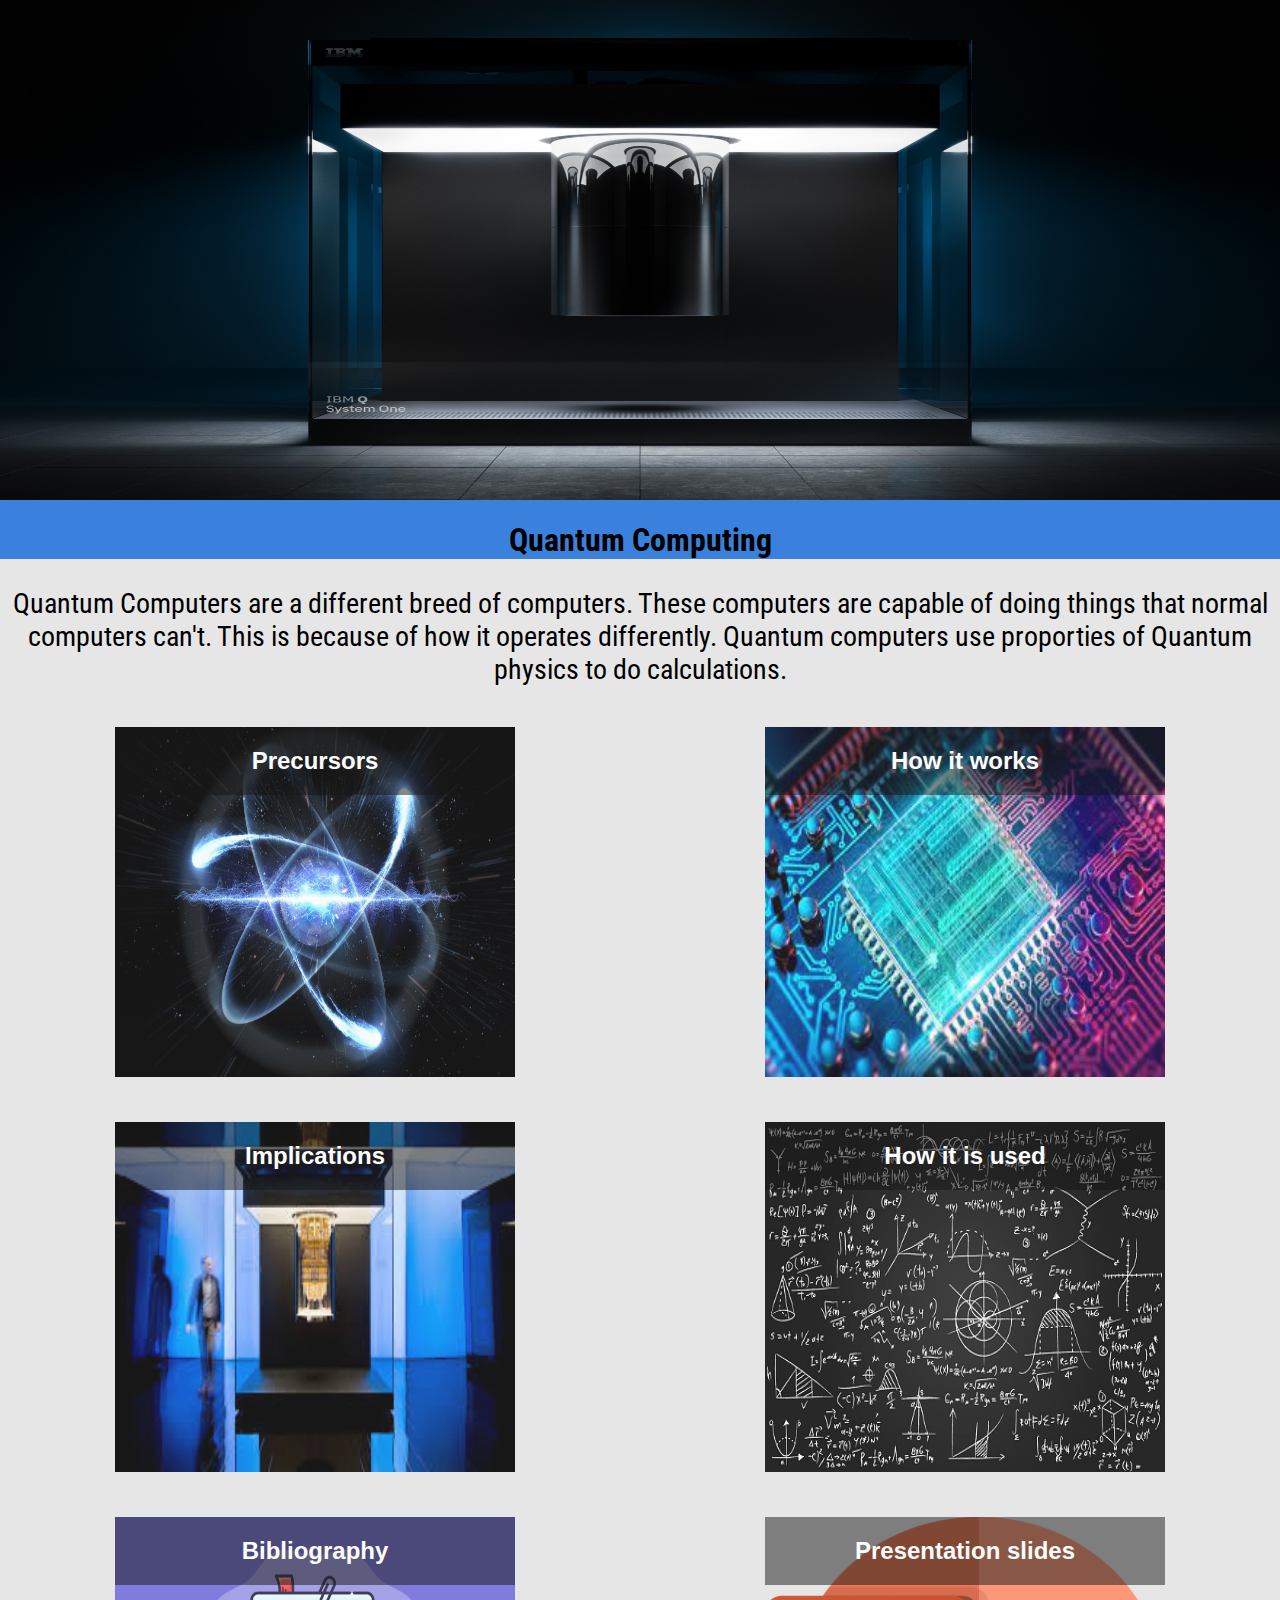
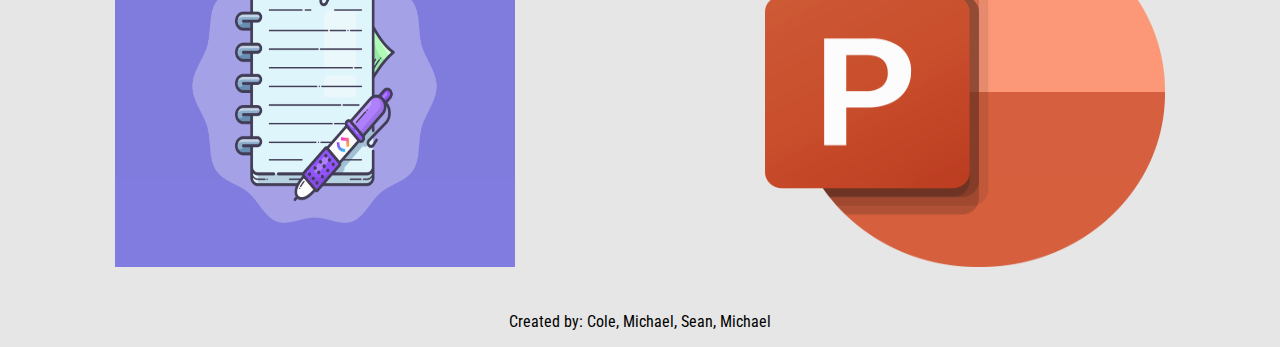
<file: index.html>
<!DOCTYPE html>
<html lang="en">
<head>
	<title>Quantum Computers</title>
	<meta charset="utf-8">
    <link rel="stylesheet" href="css/styles.css">
<link rel="preconnect" href="https://fonts.googleapis.com">
<link rel="preconnect" href="https://fonts.gstatic.com" crossorigin>
<link href="https://fonts.googleapis.com/css2?family=Roboto+Condensed:wght@400;700&display=swap" rel="stylesheet">
</head>
<body>

		<header><img src = "images/IBM-Q-System-One.jpg" alt = "IBM Q System One" width = "100%" height = "500px">
		<h1>Quantum Computing</h1>
		</header>
		<main>
		
		<p>Quantum Computers are a different breed of computers. These computers are capable of doing things that normal computers can't. This is because of how it operates differently. Quantum computers use proporties of Quantum physics to do calculations. </p>
		<div class="grid">
                
                <figure class="frame">
                        <a href = "precursors.html"><img src="images/atom.jpg" alt="" width = "400" height = "350"></a>
                        <figcaption class="pic-text">Precursors</figcaption>
                </figure>
                
                <figure class="frame">
                        <a href="conclusion.html"><img src="images/computer-chip.jpg" alt="" width = "400" height = "350"></a>
                        <figcaption class="pic-text">How it works</figcaption>
                </figure>
                
                <figure class="frame">
                        <a href="implications.html"><img src="images/implications.jpg" alt="" width = "400" height = "350"></a>
                        <figcaption class="pic-text">Implications</figcaption>
                </figure>
				
				<figure class="frame">
                        <a href="Companies.html"><img src="images/math.jpg" alt="math" width = "400" height = "350"></a>
                        <figcaption class="pic-text">How it is used</figcaption>
                </figure>
				
				<figure class="frame">
                        <a href="bibliography.html"><img src="images/note-taking.png" alt="notepad" width = "400" height = "350"></a>
                        <figcaption class="pic-text">Bibliography</figcaption>
                </figure>
            
				<figure class = "frame">
						<a href  = "presentation.html"><img src = "images/powerpoint.png" alt = "powerpoint" width = "400" height = "350"></a>
						<figcaption class = "pic-text"> Presentation slides</figcaption>
				<figure>
			
            </div>
		</main>
		
		<footer>
		<p>Created by: Cole, Michael, Sean, Michael</p>
		</footer>
	
	
	
</body>
</html>
</file>
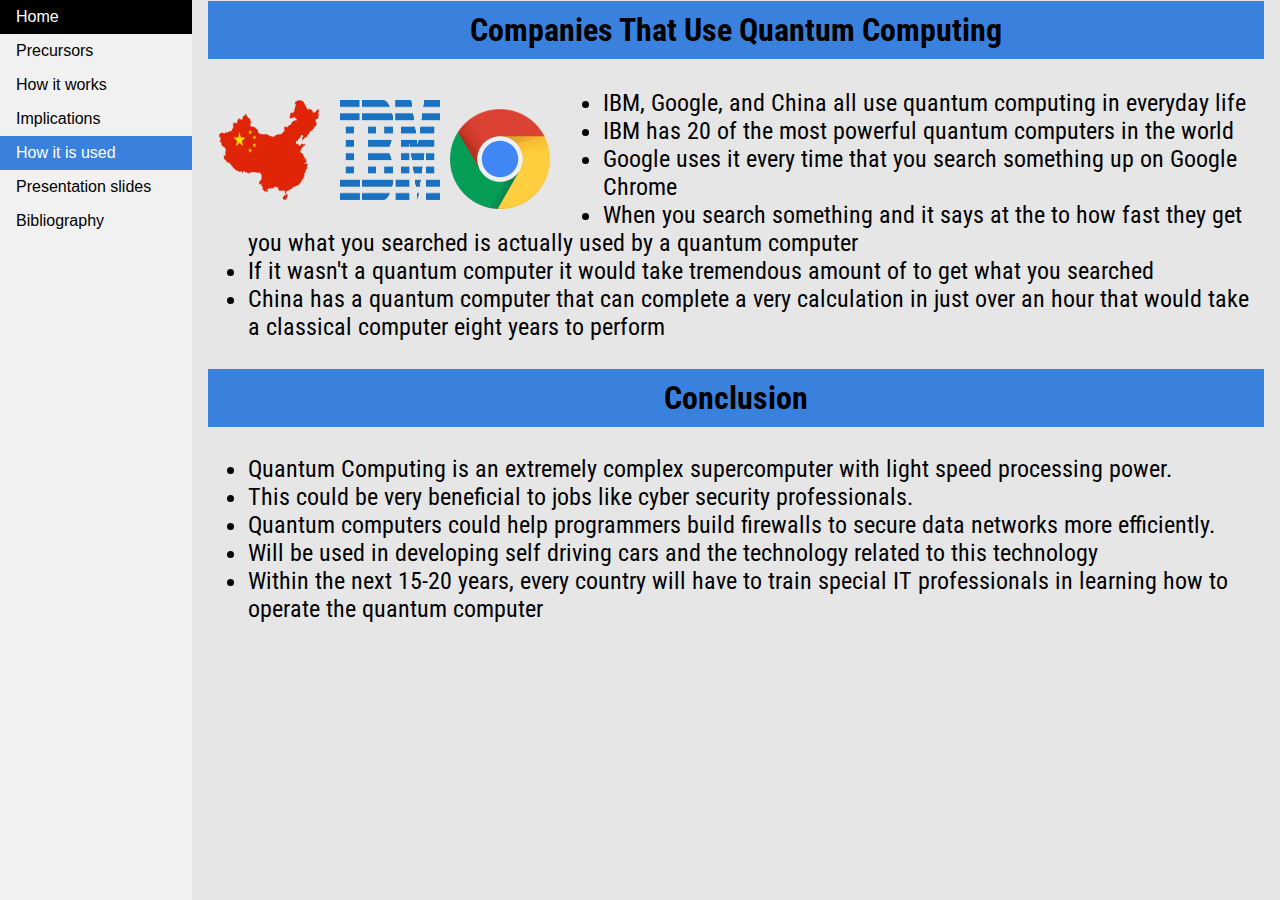
<file: Companies.html>
<!DOCTYPE html>

<html lang="en">
<html>
<head>
<title>Quantum Computers: How it is used</title>
<meta charset="utf-8">
    <link rel="stylesheet" href="css/styles.css">
<link rel="preconnect" href="https://fonts.googleapis.com">
<link rel="preconnect" href="https://fonts.gstatic.com" crossorigin>
<link href="https://fonts.googleapis.com/css2?family=Roboto+Condensed:wght@400;700&display=swap" rel="stylesheet">
<style>
body {
  margin: 0;
  background-color:#e6e6e6;
}

nav ul {
  list-style-type: none;
  margin: 0;
  padding: 0;
  width: 15%;
  background-color: #f1f1f1;
  position: fixed;
  height: 100%;
  overflow: auto;
}

nav li a {
  display: block;
  color: #000;
  padding: 8px 16px;
  text-decoration: none;
}

nav li{
font-family: Verdana, Arial, sans-serif;
}

nav li a.active {
  background-color: #3a81de;
  color: white;
}

nav li a:hover:not(.active) {
  background-color: #000000;
  color: white;
}

main h1{
display: block;
background-color: #3a81de;
padding: 10px;
text-align: center;
margin: 0;
}
</style>
</head>
<body>
<nav>
<ul>
<li><a href = "index.html">Home</a></li>
<li><a href = "precursors.html">Precursors</a></li>
<li><a href = "conclusion.html">How it works</a></li>
<li><a href = "implications.html">Implications</a></li>
<li><a href = "Companies.html" class = "active">How it is used</a></li>
<li><a href  = "presentation.html">Presentation slides</a></li>
<li><a href = "bibliography.html"> Bibliography</a></li>
</ul>
</nav>
<main>
<div id = "precursors" style="margin-left:15%;padding:1px 16px;">
  <div id = "history">
  <h1><!--place you title here-->Companies That Use Quantum Computing</h1>
  <p style = "margin-top:30px;"><!-- place your text here-->
 <img src = "images/china.png" width = "100px" height = "100px" style = "margin: 1%;">
 <img src = "images/ibm-logo.png" width = "100px" height = "100px" style = "margin: 1%;">
 <img src = "images/chrome.png" width = "100px" height = "100px:" style = "margin-right: 5%;">
<ul style = "font-family: 'Roboto Condensed', sans-serif;
font-size: 1.5em;">
<li>IBM, Google, and China all use quantum computing in everyday life</li>
<li>IBM has 20 of the most powerful quantum computers in the world</li>
<li>Google uses it every time that you search something up on Google Chrome</li>
<li>When you search something and it says at the to how fast they get you what you searched is actually used by a quantum computer</li>
<li>If it wasn't a quantum computer it would take tremendous amount of to get what you searched</li>
<li>China has a quantum computer that can complete a very calculation in just over an hour that would take a classical computer eight years to perform</li>
</ul>
</p>
<h1>Conclusion</h1>	 
<p> 
<ul style = "font-family: 'Roboto Condensed', sans-serif;
font-size: 1.5em;">
<li>Quantum Computing is an extremely complex supercomputer with light speed processing power.</li>
<li>This could be very beneficial to jobs like cyber security professionals.</li>
<li>Quantum computers could help programmers build firewalls to secure data networks more efficiently.</li>
<li>Will be used in developing self driving cars and the technology related to this technology</li>
<li> Within the next 15-20 years, every country will have to train special IT professionals in learning how to operate the quantum computer</li>
</ul>

</p>
  </div>
</div>
</main>
</body>
</html>
</file>
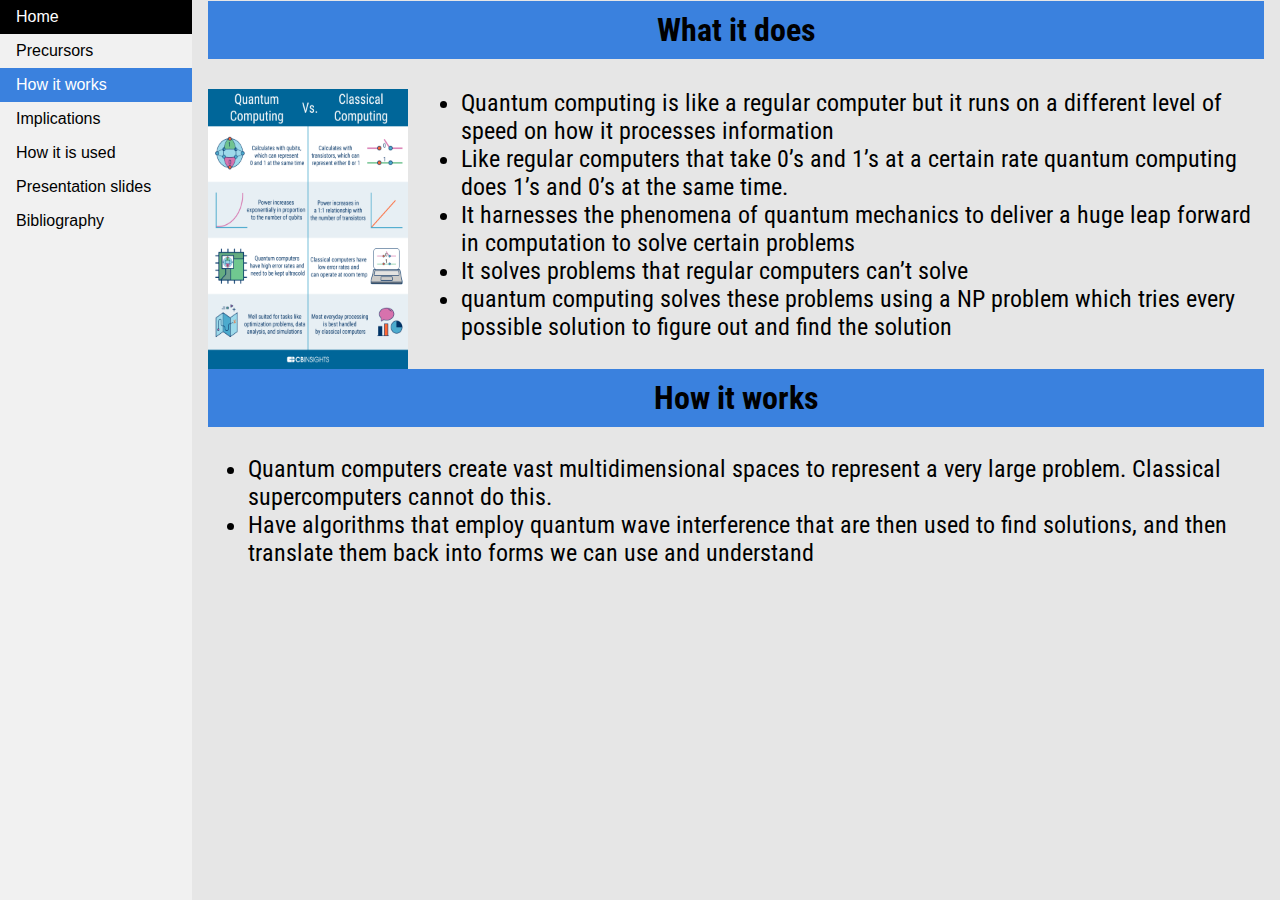
<file: conclusion.html>
<!DOCTYPE html>

<html lang="en">
<html>
<head>
<title>Quantum Computers: <!-- insert title here--></title>
<meta charset="utf-8">
    <link rel="stylesheet" href="css/styles.css">
<link rel="preconnect" href="https://fonts.googleapis.com">
<link rel="preconnect" href="https://fonts.gstatic.com" crossorigin>
<link href="https://fonts.googleapis.com/css2?family=Roboto+Condensed:wght@400;700&display=swap" rel="stylesheet">
<style>
body {
  margin: 0;
  background-color:#e6e6e6;
}

nav ul {
  list-style-type: none;
  margin: 0;
  padding: 0;
  width: 15%;
  background-color: #f1f1f1;
  position: fixed;
  height: 100%;
  overflow: auto;
}

nav li a {
  display: block;
  color: #000;
  padding: 8px 16px;
  text-decoration: none;
}

nav li{
font-family: Verdana, Arial, sans-serif;
}

nav li a.active {
  background-color: #3a81de;
  color: white;
}

nav li a:hover:not(.active) {
  background-color: #000000;
  color: white;
}

main h1{
display: block;
background-color: #3a81de;
padding: 10px;
text-align: center;
margin: 0;
</style>
</head>
<body>
<nav>
<ul>
	<li><a href = "index.html">Home</a></li>
	<li><a href = "precursors.html">Precursors</a></li>
	<li><a href = "conclusion.html" class = "active"> How it works</a></li>
	<li><a href= "implications.html" >Implications</a></li>
	<li><a href = "Companies.html">How it is used</a></li>
	<li><a href = "presentation.html"> Presentation slides</a></li>
	<li><a href = "bibliography.html"> Bibliography</a></li>
</ul>
</nav>
<main>
<div id = "precursors" style="margin-left:15%;padding:1px 16px;">
  <div id = "history">
  <h1><!--place you title here-->What it does</h1>
  <p style = "margin-top:30px;"><!-- place your text here-->
  
<img src = "images/computer-comparison.png" width = "200px" height = "280px" style = " margin-top: 0%; margin-right: 5%; " >
<ul style = "font-family: 'Roboto Condensed', sans-serif;
font-size: 1.5em;">
<li>Quantum computing is like a regular computer but it runs on a different level of speed on how it processes information</li>
<li>Like regular computers that take 0’s and 1’s at a certain rate quantum computing does 1’s and 0’s at the same time.</li> 
<li>It harnesses the phenomena of quantum mechanics to deliver a huge leap forward in computation to solve certain problems</li>
<li>It solves problems that regular computers can’t solve</li>
<li>quantum computing solves these problems using a NP problem which tries every possible solution to figure out and find the solution</li>
</ul>
</p>
</div>

<div id = "how it works">
<h1>How it works</h1>
<p>
<ul style = "font-family: 'Roboto Condensed', sans-serif;
font-size: 1.5em;">
<li>Quantum computers create vast multidimensional spaces to represent a very large problem. Classical supercomputers cannot do this.</li>
<li>Have algorithms that employ quantum wave interference that are then used to find solutions, and then translate them back into forms we can use and understand</li>
</ul>
</p>
  </div>
</div>
</main>
</body>
</html>
</file>
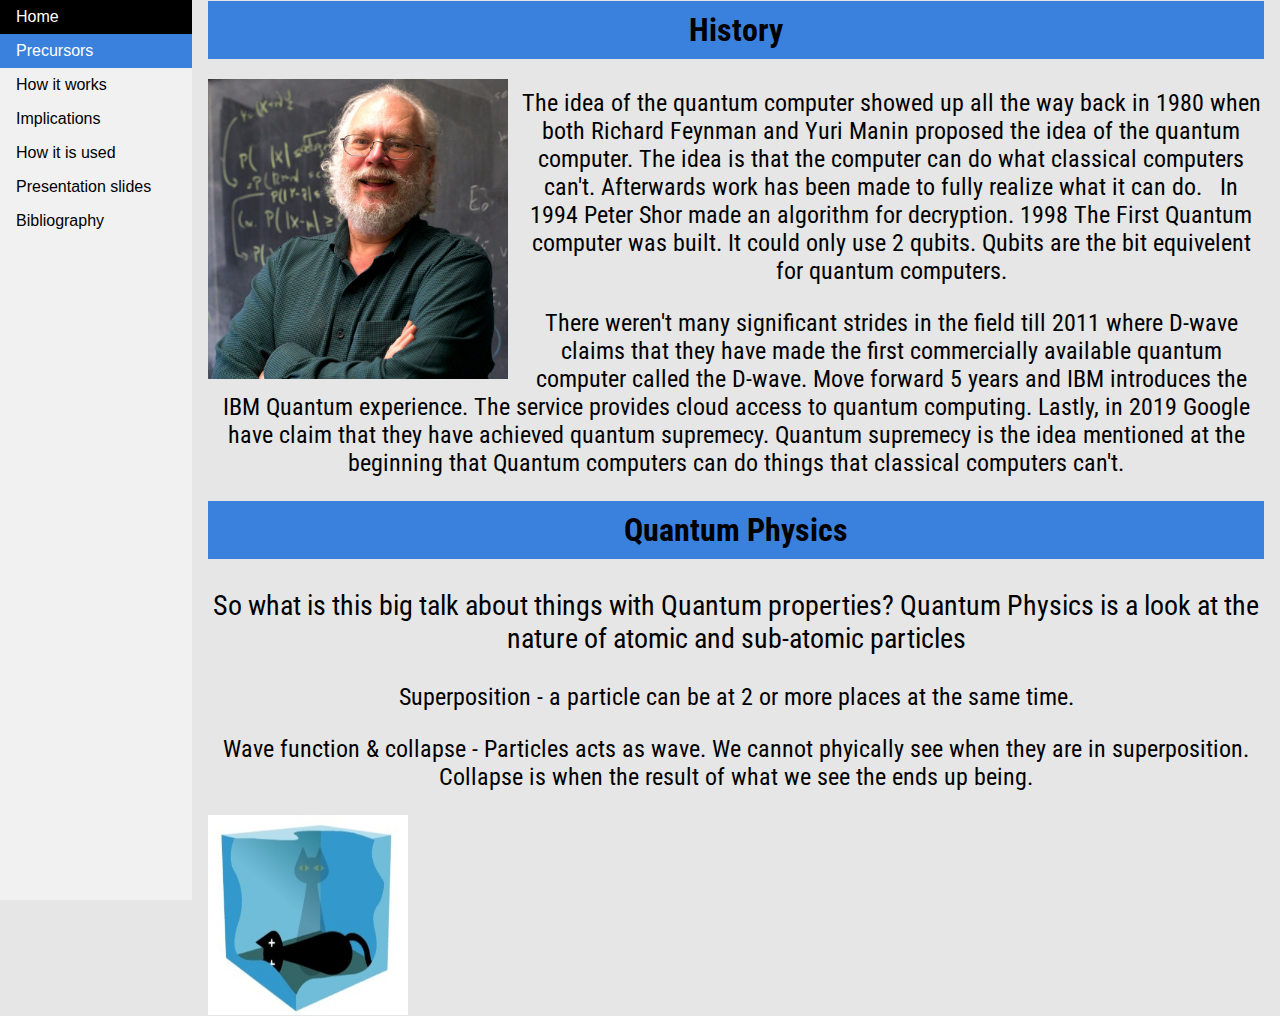
<file: precursors.html>
<!DOCTYPE html>

<html lang="en">
<html>
<head>
<title>Quantum Computers: Precursors</title>
	<meta charset="utf-8">
    <link rel="stylesheet" href="css/styles.css">
<link rel="preconnect" href="https://fonts.googleapis.com">
<link rel="preconnect" href="https://fonts.gstatic.com" crossorigin>
<link href="https://fonts.googleapis.com/css2?family=Roboto+Condensed:wght@400;700&display=swap" rel="stylesheet">
<style>
body {
  margin: 0;
  background-color:#e6e6e6;
}

nav ul {
  list-style-type: none;
  margin: 0;
  padding: 0;
  width: 15%;
  background-color: #f1f1f1;
  position: fixed;
  height: 100%;
  overflow: auto;
}

nav li a {
  display: block;
  color: #000;
  padding: 8px 16px;
  text-decoration: none;
}

nav li{
font-family: Verdana, Arial, sans-serif;
}

nav li a.active {
  background-color: #3a81de;
  color: white;
}

nav li a:hover:not(.active) {
  background-color: #000000;
  color: white;
}

main h1{
display: block;
background-color: #3a81de;
padding: 10px;
text-align: center;
margin: 0;
</style>
</head>
<body>
<nav>
<ul>
	<li><a href = "index.html">Home</a></li>
	<li><a href = "precursors.html" class = "active">Precursors</a></li>
	<li><a href = "conclusion.html"> How it works</a></li>
	<li><a href= "implications.html">Implications</a></li>
	<li><a href = "Companies.html">How it is used</a></li>
	<li><a href = "presentation.html"> Presentation slides</a></li>
	<li><a href = "bibliography.html"> Bibliography</a></li>
</ul>
</nav>
<main>
<div id = "precursors" style="margin-left:15%;padding:1px 16px;">
  <div id = "history">
  <h1>History</h1>
  <img src = "images/peter-shor.jpg" width = "300px" height = "300px" style = "margin-right: 1%;">
  <p style = "margin-top:30px; font-size: 1.5em;"><!-- place your text here--> The idea of the quantum computer showed up all the way back in 1980 when both Richard Feynman and Yuri Manin proposed the idea of the quantum computer. The idea is that the computer can do what classical computers can't. Afterwards work has been made to fully realize what it can do. &nbsp; In 1994 Peter Shor made an algorithm for decryption. 1998 The First Quantum computer was built. It could only use 2 qubits. Qubits are the bit equivelent for quantum computers.</p>
  <p style = "font-size: 1.5em;">There weren't many significant strides in the field till 2011 where D-wave claims that they have made the first commercially available quantum computer called the D-wave. Move forward 5 years and IBM introduces the IBM Quantum experience. The service provides cloud access to quantum computing. Lastly, in 2019 Google have claim that they have achieved quantum supremecy. Quantum supremecy is the idea mentioned at the beginning that Quantum computers can do things that classical computers can't. </p>
 </div>
  <div id = "quantum-physics">
  <h1><!--place you title here--> Quantum Physics</h1>
  <p style = "margin-top:30px;"> So what is this big talk about things with Quantum properties? Quantum Physics is a look at the nature of atomic and sub-atomic particles </p>
  <p style = "font-size: 1.5em;">Superposition - a particle can be at 2 or more places at the same time.</p>
  <p style = "font-size: 1.5em;">Wave function & collapse - Particles acts as wave. We cannot phyically see when they are in superposition. Collapse is when the result of what we see the ends up being. </p>
  <img src = "images/schrodinger-cat.jpg" width = "200px" height = "200px">
</div>
</div>
</main>
</body>
</html>
</file>
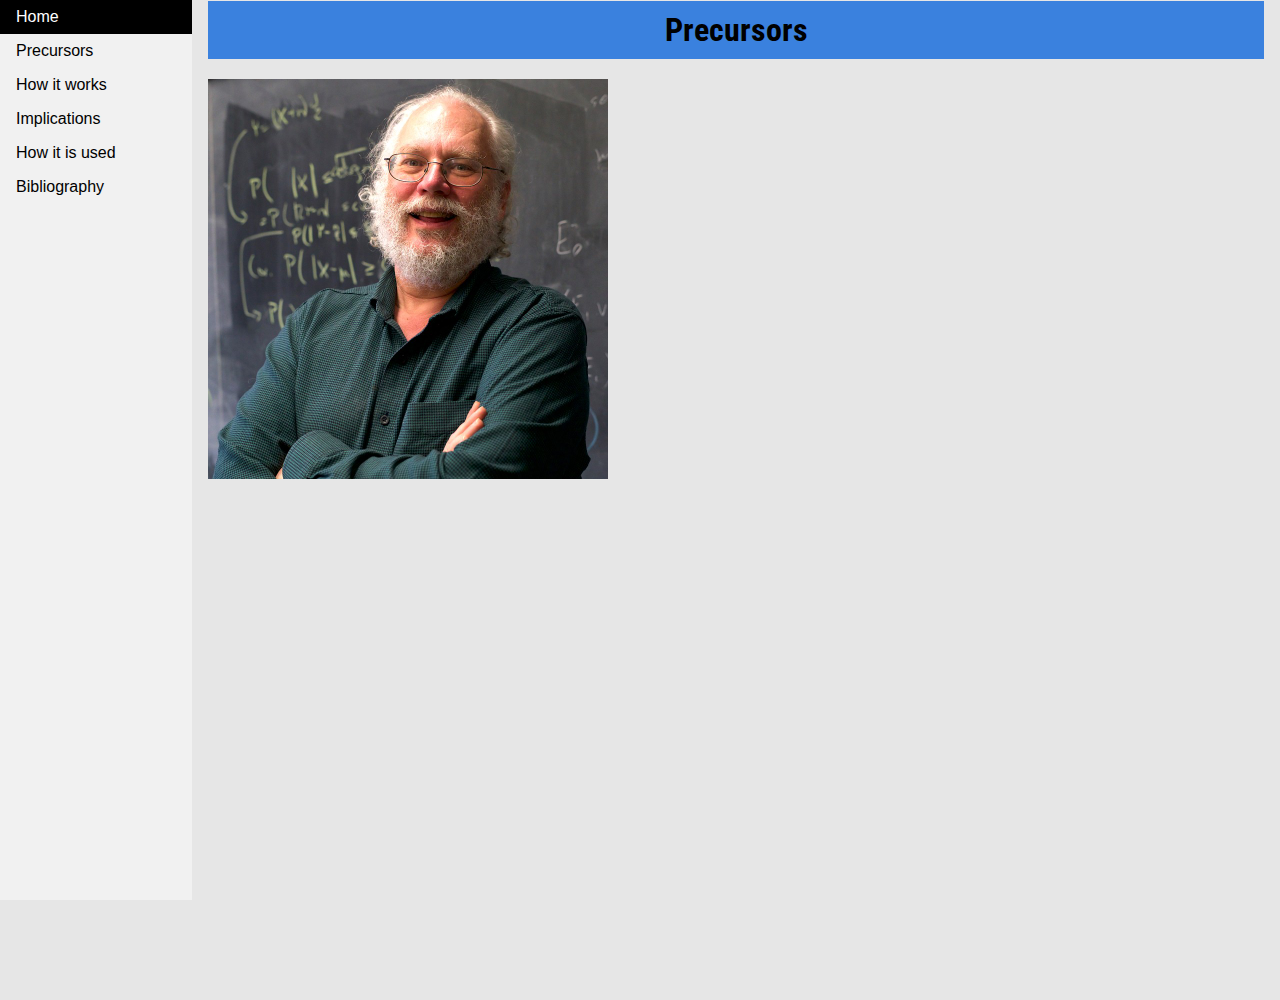
<file: template.html>
<!DOCTYPE html>

<html lang="en">
<html>
<head>
<title>Quantum Computers: <!-- insert title here--></title>
	<meta charset="utf-8">
    <link rel="stylesheet" href="css/styles.css">
<link rel="preconnect" href="https://fonts.googleapis.com">
<link rel="preconnect" href="https://fonts.gstatic.com" crossorigin>
<link href="https://fonts.googleapis.com/css2?family=Roboto+Condensed:wght@400;700&display=swap" rel="stylesheet">
<style>
body {
  margin: 0;
  background-color:#e6e6e6;
}

ul {
  list-style-type: none;
  margin: 0;
  padding: 0;
  width: 15%;
  background-color: #f1f1f1;
  position: fixed;
  height: 100%;
  overflow: auto;
}

li a {
  display: block;
  color: #000;
  padding: 8px 16px;
  text-decoration: none;
}

li{
font-family: Verdana, Arial, sans-serif;
}

li a.active {
  background-color: #3a81de;
  color: white;
}

li a:hover:not(.active) {
  background-color: #000000;
  color: white;
}

main h1{
display: block;
background-color: #3a81de;
padding: 10px;
text-align: center;
margin: 0;
</style>
</head>
<body>
<ul>
	<li><a href = "example1.html">Home</a></li>
	<li><a href = "template.html">Precursors</a></li>
	<li><a href = "how-it-works.html"> How it works</a></li>
	<li><a href = "impementations.html">Implications</a></li>
	<li><a href = "how-it-is-used.html">How it is used</a></li>
	<li><a href = "bibliography.html"> Bibliography</a></li>
</ul>
<main>
<div id = "precursors" style="margin-left:15%;padding:1px 16px;height: 1000px">
  <div id = "history">
  <h1><!--place you title here-->Precursors</h1>
  <img src = "images/peter-shor.jpg" width = "400px" height = "400px">
  <p style = "margin-top:30px;"><!-- place your text here--></p>
  </div>
</div>
</main>
</body>
</html>
</file>
<file: css/styles.css>
/* css for Quantum Computing Website*/

body, header, nav, nav ul, main, footer, img, h1, section, aside, figure, figcaption {
    padding: 0;
    border: 0;
}

body {
	background-color: #e6e6e6;
	margin: 0;
}

main h1{
	font-family: 'Roboto Condensed', sans-serif;
}

main p{
	text-align:center;
	font-family: 'Roboto Condensed', sans-serif;
	font-size: 1.75em;
}

header{
	display: block;
	background-color: #3a81de;
	margin: 0;
	padding: 0;
}

header h1{
	text-align: center;
	font-family: 'Roboto Condensed', sans-serif;
}

img{
	margin: 0;
    display: block;
	max-width: 100%;
}

* {
  box-sizing: border-box;
}

.frame {
    position: relative;
    max-width: 400px;
    margin: 2% auto;
}

.pic-text {
    position: absolute;
    top: 0;
    background: rgba(0, 0, 0, 0.5); 
    color: #fff;
    width: 100%;
    padding: 20px;
    text-align: center;
    font-family: Verdana, Arial, sans-serif;
    font-size: 1.5em;
    font-weight: bold;
}

.pic-text {
    font-size: 1.5em;  
    padding: 20px;
}
    
.frame  {
    opacity: 0.9;
}
    
.frame:hover {
    opacity: 1;
    box-shadow: 8px 8px 10px #808080;
}

.grid {
    display: grid;
    grid-template-columns: auto auto;
    grid-gap: 20px;
}


#history img{
	float: left;
	margin-top: 20px;
	
}
	
footer{
	text-align: center;
	font-family: 'Roboto Condensed', sans-serif;
}
</file>
